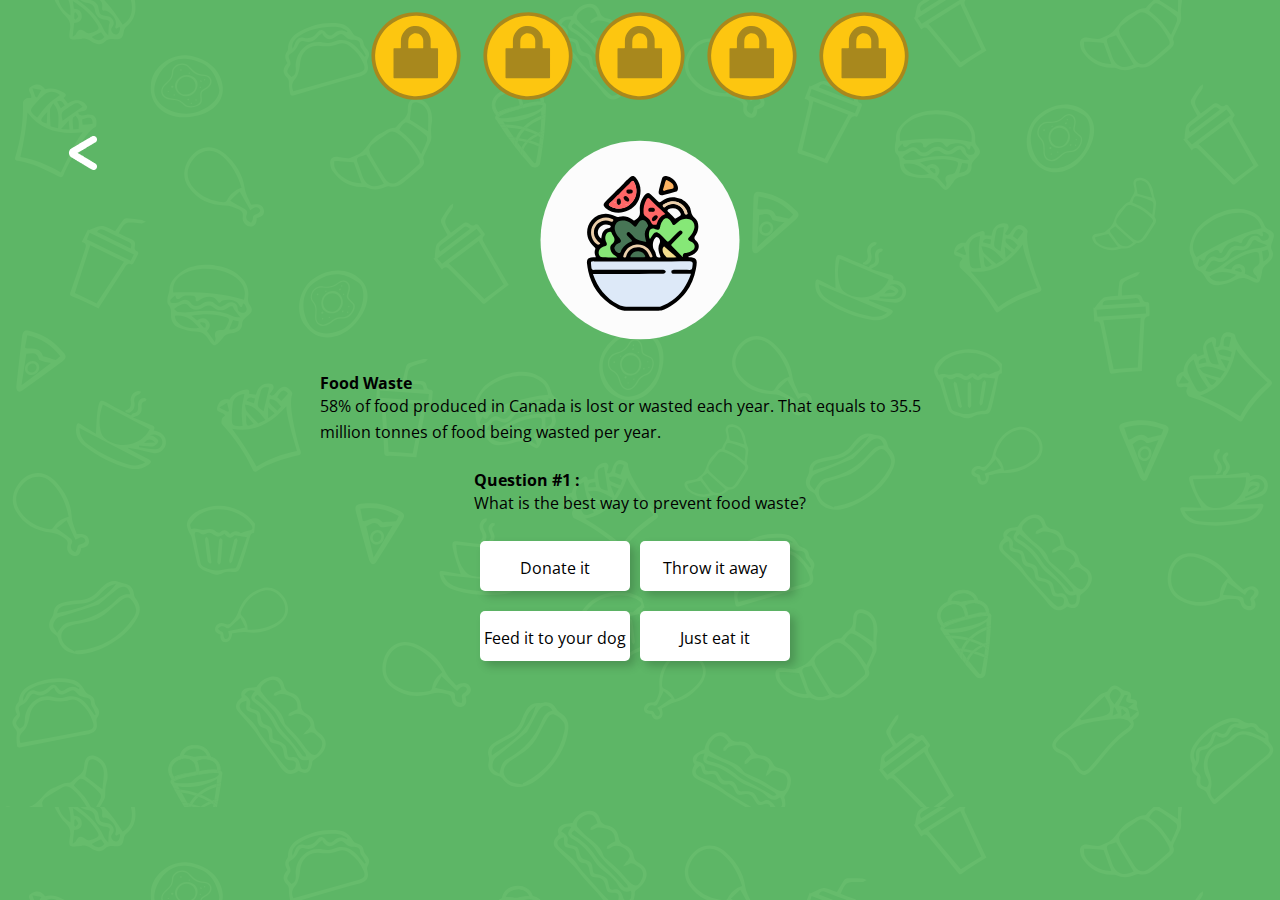
<file: index.html>
<!DOCTYPE html>
<html>

<head>
	<title>Food Quiz</title>
	<script src="comps/badges.js"></script>
	<script src="comps/headline.js"></script>
	<script src="comps/vectors.js"></script>
	<script src="comps/button.js"></script>
	<script src="comps/exit.js"></script>
	<script src="comps/text.js"></script>
	<script src="comps/quiz.js"></script>
	<script src="comps/questions.js"></script>
	<script src="comps/script.js"></script>
	<script src="comps/score.js"></script>
	<meta content="width=device-width, initial-scale=1" name="viewport" />
	<script type="text/javascript">
		window.onload = fadeIn;

		function fadeIn() {
			var fade = document.getElementById("1");
			var opacity = 0;
			var intervalID = setInterval(function () {

				if (opacity < 1) {
					opacity = opacity + 0.1
					fade.style.opacity = opacity;
				} else {
					clearInterval(intervalID);
				}
			}, 10);
		}
	</script>
	<style>

		html, body {
			margin: 0; 
			height: 100%; 
			overflow: hidden;
		}
		body {
			display: flex;
			flex-direction: column;
			align-items: center;
			background-color: #5DB666;
			background: url("img/bg_pattern.svg");
		}

		.badgebar {
			display: flex;
			justify-content: center;
			position: fixed;
			padding-bottom: 20px;
		}

		.row {
			display: flex;
			justify-content: center;
		}

		.back {
			display: flex;
			position: fixed;
			left: 50px;
			top: 120px;
		}

		.section {
			display: flex;
			align-items: center;
			flex-direction: column;
			gap: 1.5rem;
			padding-top: 100px;
			padding-bottom: 100px;
			margin-top: 20px;
			transition: 1.5s;
		}

		.quiz {
			display: flex;
			flex-direction: column;
			align-items: center;
			padding-top: 20px;
			width: 40rem;
		}
		.quiz_grid {
		display: grid;
		grid-template-columns: repeat(2, 1fr);
		/* max-width: 100px; */
		margin: -20px 10px 40px 10px;
	}

	@media screen and (max-width:700px) {
		#body {
			width: 100%;
		}
		.section {
			width: 50%;
			padding-top: 50px;
		}
		

	}
	</style>
	<link rel="preconnect" href="https://fonts.googleapis.com">
	<link rel="preconnect" href="https://fonts.gstatic.com" crossorigin>
	<link href="https://fonts.googleapis.com/css2?family=Open+Sans:wght@400;700&family=Ubuntu:wght@300&display=swap"
		rel="stylesheet">
</head>

<body>

	<body id="body">
		<div class="badgebar">
			<the-badge name="food" id='badgefood' class="badges"></the-badge>
			<the-badge name="restaurant" id='badgerest' class="badges"></the-badge>
			<the-badge name="landfill" id='badgeland' class="badges"></the-badge>
			<the-badge name="trash" id='badgetrash' class="badges"></the-badge>
			<the-badge name="label" id='badgelabel' class="badges"></the-badge>
		</div>
		<the-exit icon="back" class="back icon1"></the-exit>

		<div class="quiz">
			<div class="section one" id="1" style="opacity:0">
				<the-vector class="saladicon" pic="salad"></the-vector>
				<the-text head_text="Food Waste"
					sub_text="58% of food produced in Canada is lost or wasted each year. That equals to 35.5 million tonnes of food being wasted per year.">
				</the-text>
				<the-text head_text="Question #1 :" sub_text="What is the best way to prevent food waste?">
				</the-text>
				<div class="quiz_grid">
					<the-quiz quiz_title="Donate it" button_answer="food"></the-quiz>
					<the-quiz quiz_title="Throw it away" button_answer="food"></the-quiz>
					<the-quiz quiz_title="Feed it to your dog" button_answer="food"></the-quiz>
					<the-quiz quiz_title="Just eat it" button_answer="food"></the-quiz>
				</div>
			</div>


			<div class="section two" id="2" style="opacity:0; display:none;">
				<the-vector class="restauranticon" pic="restaurant"></the-vector>
				<the-text head_text="Restaurant Waste"
					sub_text="Of all the food waste, approximately 61% of it comes from families, 26% comes from restaurants, and 11% comes from retailers. ">
				</the-text>
				<the-text head_text="Question #2 :"
					sub_text="What percentage of the food waste is caused by restaurants?"></the-text>
				<div class="quiz_grid">
					<the-quiz quiz_title="61%" button_answer="restaurant"></the-quiz>
					<the-quiz quiz_title="11%" button_answer="restaurant"></the-quiz>
					<the-quiz quiz_title="22%" button_answer="restaurant"></the-quiz>
					<the-quiz quiz_title="26%" button_answer="restaurant"></the-quiz>
				</div>
			</div>

			<div class="section three" id="3" style="opacity:0; display:none;">
				<the-vector class="landfillicon" pic="landfill"></the-vector>
				<the-text head_text="Landfill Decomposing"
					sub_text="It can take from hundreds to thousands of years for a plastic bag to decompose naturally. Meanwhile, a banana peel can fully decompose in 2 years.">
				</the-text>
				<the-text head_text="Question #3 :"
					sub_text="Which of the following would take the longest to fully decompose in a landfill?">
				</the-text>
				<div class="quiz_grid">
					<the-quiz quiz_title="A banana peel" button_answer="landfill"></the-quiz>
					<the-quiz quiz_title="A piece of paper" button_answer="landfill"></the-quiz>
					<the-quiz quiz_title="A cotton t-shirt" button_answer="landfill"></the-quiz>
					<the-quiz quiz_title="A plastic bag" button_answer="landfill"></the-quiz>
				</div>
			</div>

			<div class="section four" id="4" style="opacity:0; display:none;">
				<the-vector class="trashicon" pic="trash"></the-vector>
				<the-text head_text="Waste Categories"
					sub_text="Waste can be classified into five different types: liquid waste, solid rubbish, organic waste, recyclable rubbish and hazardous waste.">
				</the-text>
				<the-text head_text="Question #4 :" sub_text="A cardboard pizza box is what kind of waste?"></the-text>
				<div class="quiz_grid">
					<the-quiz quiz_title="Liquid waste" button_answer="trash"></the-quiz>
					<the-quiz quiz_title="Solid rubbish" button_answer="trash"></the-quiz>
					<the-quiz quiz_title="Recyclable rubbish" button_answer="trash"></the-quiz>
					<the-quiz quiz_title="Hazardous waste" button_answer="trash"></the-quiz>
				</div>
			</div>

			<div class="section five" id="5" style="opacity:0; display:none;">
				<the-vector class="jaricon" pic="jar"></the-vector>
				<the-text head_text="Expire/Best Before Date"
					sub_text="The most common reason people throw out food is because they confuse the labels: “Best before”, “Expires on”, and “Open date”. Many people throw away food when it has passed the “Best before” date, but they are still edible.">
				</the-text>
				<the-text head_text="Question #5 :" sub_text="The ________ shows the last day a food should be EATEN.">
				</the-text>
				<div class="quiz_grid">
					<the-quiz quiz_title="Sell-by date" button_answer="label"></the-quiz>
					<the-quiz quiz_title="Expiry-date" button_answer="label"></the-quiz>
					<the-quiz quiz_title="Best-before date" button_answer="label"></the-quiz>
					<the-quiz quiz_title="All of the above" button_answer="label"></the-quiz>
				</div>
			</div>

		</div>

	</body>

</html>
</file>
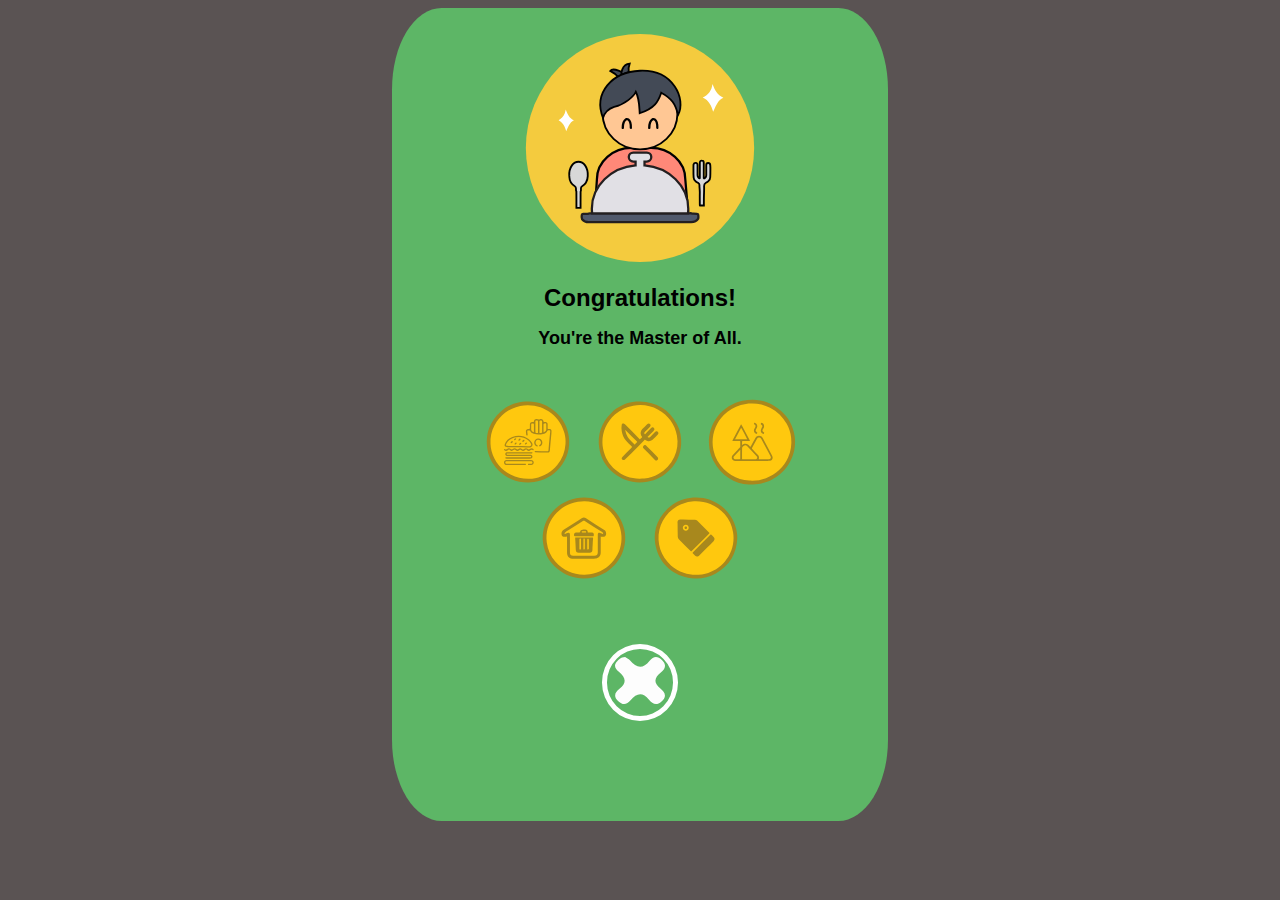
<file: congrats.html>
<!DOCTYPE html>
<html>

<head>
	<title>Congratulations!</title>
	<script src="comps/congrats.js"></script>
	<script src="comps/exit.js"></script>
	<script src="comps/badges.js"></script>
	<script src="comps/score.js"></script>
	<script src="comps/script.js"></script>
	<meta content="width=device-width, initial-scale=1" name="viewport" />
	<style>

		/* html, body {
			margin: 0; 
			height: 100%; 
			overflow: hidden;
		} */
		body {
			display: flex;
			background-color: #5A5353;
			justify-content: center;
		}

		.row {
			display: flex;
			justify-content: center;
		}

		.badge_grid {
			display: flex;
			justify-content: center;
			flex-direction: column;
			align-items: center;
			background-color: #5DB666;
			border-radius: 10%;
			padding: 80px;
			padding-top: 20px;
			padding-bottom: 100px;
			max-width: 600px;
			position: absolute;
		}

		.leave {
			margin-top: 3rem;
		}

		.badges {
			margin-top: -6rem;
		}
		@media screen and (max-width:700px) {
		.badge_grid {
			width: 100%;
		}
	}

	
	</style>

<body>
	<div class='badge_grid'>
		<div class="circle">
			<the-congrats></the-congrats>
		</div>
		<br>
		<br>
		<br>
		<div class="badges">
			<div class="row">
				<the-badge name="food" end="yes" id="badgefood"></the-badge>
				<the-badge name="restaurant" end="yes" id="badgerest"></the-badge>
				<the-badge name="landfill" end="yes" id="badgeland"></the-badge>
			</div>
			<div class="row">
				<the-badge name="trash" end="yes" id="badgetrash"></the-badge>
				<the-badge name="label" end="yes" id="badgelabel"></the-badge>
			</div>
		</div>
		<br>
		<div class="score">
			<the-score end="yes"></the-score>
		</div>
		<div class='leave'>
			<the-exit icon="exit"></the-exit>
		</div>


	</div>


</body>
</head>
<script>
	console.log(endScore)
	setTimeout(function () {
		setTimeout(function () {
			document.querySelector(`#badgefood`).congratsFlip();
		}, 100);
		setTimeout(function () {
			document.querySelector(`#badgerest`).congratsFlip();
		}, 200);
		setTimeout(function () {
			document.querySelector(`#badgeland`).congratsFlip();
		}, 300);
		setTimeout(function () {
			document.querySelector(`#badgetrash`).congratsFlip();
		}, 400);
		setTimeout(function () {
			document.querySelector(`#badgelabel`).congratsFlip();
		}, 500);
	}, 500); 
</script>
</file>
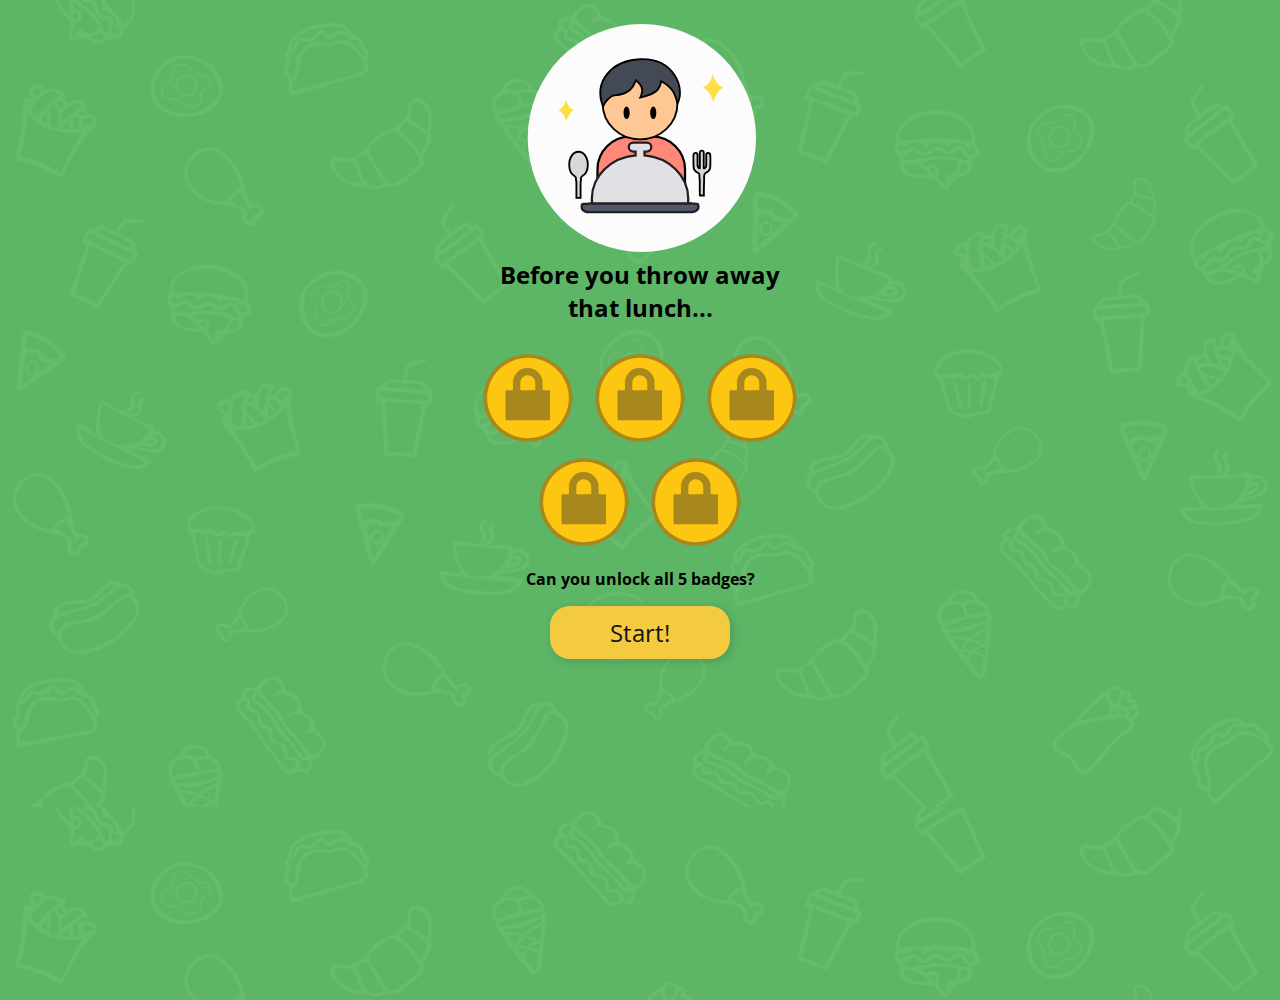
<file: landing_page.html>
<!DOCTYPE html>
<html>
  <head>
    <title>Before You Throw Away That Lunch</title>
    <script src="comps/badges.js"></script>
    <script src="comps/headline.js"></script>
    <script src="comps/button.js"></script>
    <script src="comps/text.js"></script>
    <script src="comps/score.js"></script>
    <script src="comps/script.js"></script>
    <meta content="width=device-width, initial-scale=1" name="viewport" />
    <style>
      html,
      body {
        margin: 0;
        height: 100%;
        overflow: hidden;
      }
      body {
        display: flex;
        flex-direction: column;
        align-items: center;
        background-color: #5db666;
        background: url("img/bg_pattern.svg");
        margin: auto;
        padding: 50px;
      }

      .row {
        display: flex;
        justify-content: center;
      }

      .begin {
        margin-top: 1rem;
      }
		@media screen and (max-width:700px) {
		.badge_grid {
			width: 100%;
		}
	}
    </style>
    <link rel="preconnect" href="https://fonts.googleapis.com" />
    <link rel="preconnect" href="https://fonts.gstatic.com" crossorigin />
    <link
      href="https://fonts.googleapis.com/css2?family=Open+Sans:wght@400;700&family=Ubuntu:wght@300&display=swap"
      rel="stylesheet"
    />
  </head>
  <body>
    <the-headline
      head_text="Before you throw away that lunch..."
    ></the-headline>
    <br />
    <div class="badge_grid">
      <div class="row">
        <the-badge badge="food" end="no"></the-badge>
        <the-badge badge="restaurants" end="no"></the-badge>
        <the-badge badge="landfills" end="no"></the-badge>
      </div>
      <div class="row">
        <the-badge badge="trash" end="no"></the-badge>
        <the-badge badge="labels" end="no"></the-badge>
      </div>
    </div>
    <br />
    <the-score end="no"></the-score>
    <the-text head_text="Can you unlock all 5 badges?"></the-text>
    <div class="begin">
      <the-button button_title="Start!"></the-button>
    </div>
  </body>
</html>
</file>
